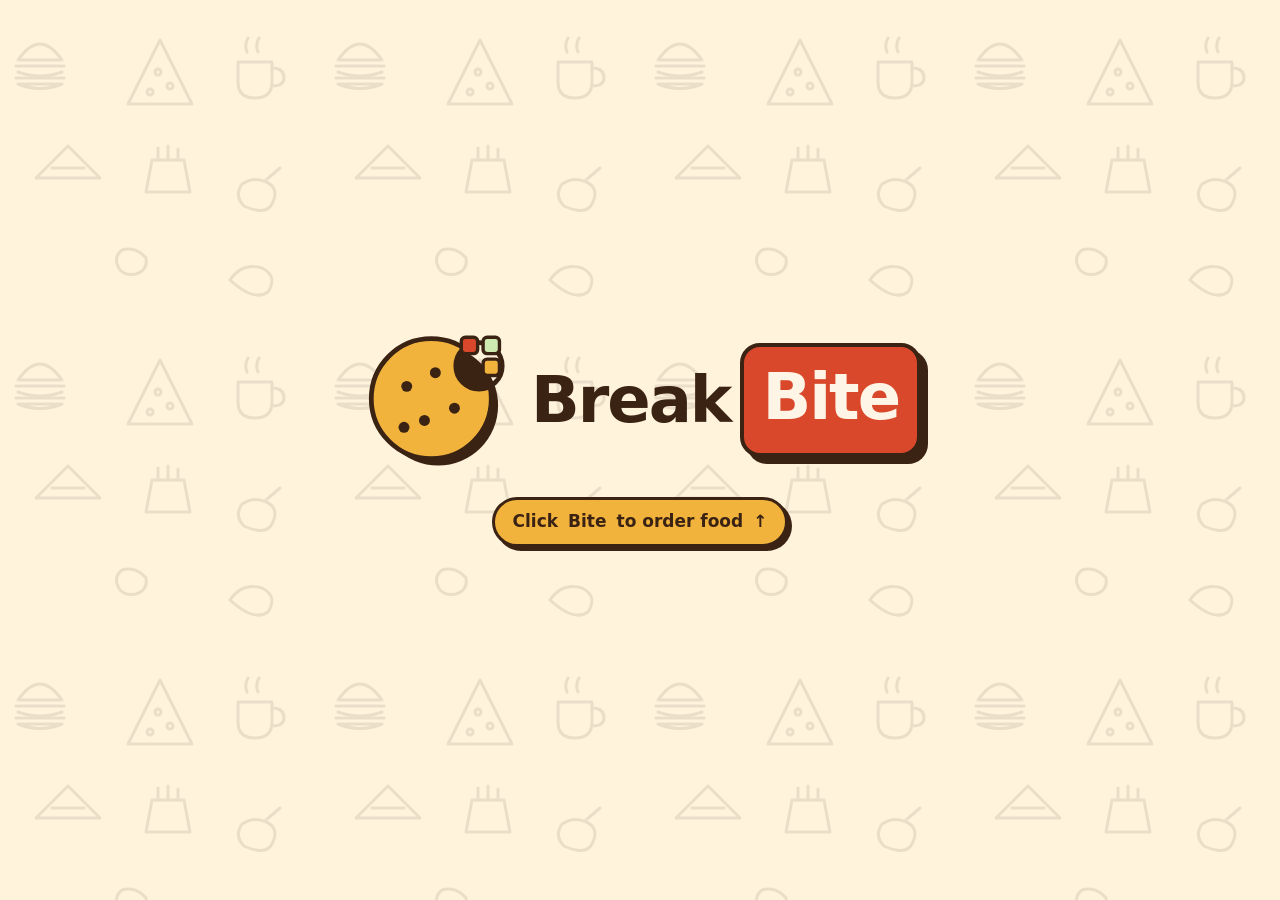
<file: index.html>
<!DOCTYPE html>
<html lang="en">
<head>
  <meta charset="UTF-8">
  <meta name="viewport" content="width=device-width, initial-scale=1">
  <title>BreakBite</title>
  <link rel="stylesheet" href="style.css">
  <link rel="stylesheet" href="logo.css">
  <style>
    .splash-main {
      min-height: 100vh;
      display: flex;
      align-items: center;
      justify-content: center;
      padding: 24px;
    }
  </style>
</head>
<body>

<main class="splash-main">
  <div class="bb-logo-wrap">
    <div class="bb-logo">
      <svg class="bb-cookie" id="bbCookie" viewBox="0 0 220 220" aria-hidden="true">
        <defs>
          <mask id="bbBiteMask">
            <rect width="220" height="220" fill="#fff"/>
            <circle class="bb-bite-cut" cx="176" cy="60" r="34" fill="#000"/>
          </mask>
        </defs>
        <circle cx="116" cy="118" r="88" fill="#3b2314"/>
        <g mask="url(#bbBiteMask)">
          <circle cx="106" cy="108" r="88" fill="#f2b33d" stroke="#3b2314" stroke-width="7"/>
          <circle cx="70" cy="90" r="8" fill="#3b2314"/>
          <circle cx="112" cy="70" r="8" fill="#3b2314"/>
          <circle cx="96" cy="140" r="8" fill="#3b2314"/>
          <circle cx="140" cy="122" r="8" fill="#3b2314"/>
          <circle cx="66" cy="150" r="8" fill="#3b2314"/>
        </g>
        <circle class="bb-bite-cut" cx="176" cy="60" r="34" fill="none" stroke="#3b2314" stroke-width="7"/>
        <g class="bb-crumbs">
          <rect x="150" y="18" width="24" height="24" rx="6" fill="#d9482b" stroke="#3b2314" stroke-width="5"/>
          <rect x="182" y="18" width="24" height="24" rx="6" fill="#cfeab0" stroke="#3b2314" stroke-width="5"/>
          <rect x="182" y="50" width="24" height="24" rx="6" fill="#f2b33d" stroke="#3b2314" stroke-width="5"/>
        </g>
      </svg>
      <div class="bb-word">
        <span class="bb-break">Break</span>
        <button class="bb-bite" id="bbBite" type="button" aria-label="Bite: enter the site">Bite</button>
      </div>
    </div>
    <div class="bb-hint" id="bbHint">Click <b>Bite</b> to order food <span class="bb-arrow">&uarr;</span></div>
  </div>
</main>

<script>
  document.getElementById('bbBite').addEventListener('click', function () {
    window.location.href = 'home.html';
  });
</script>
</body>
</html>
</file>
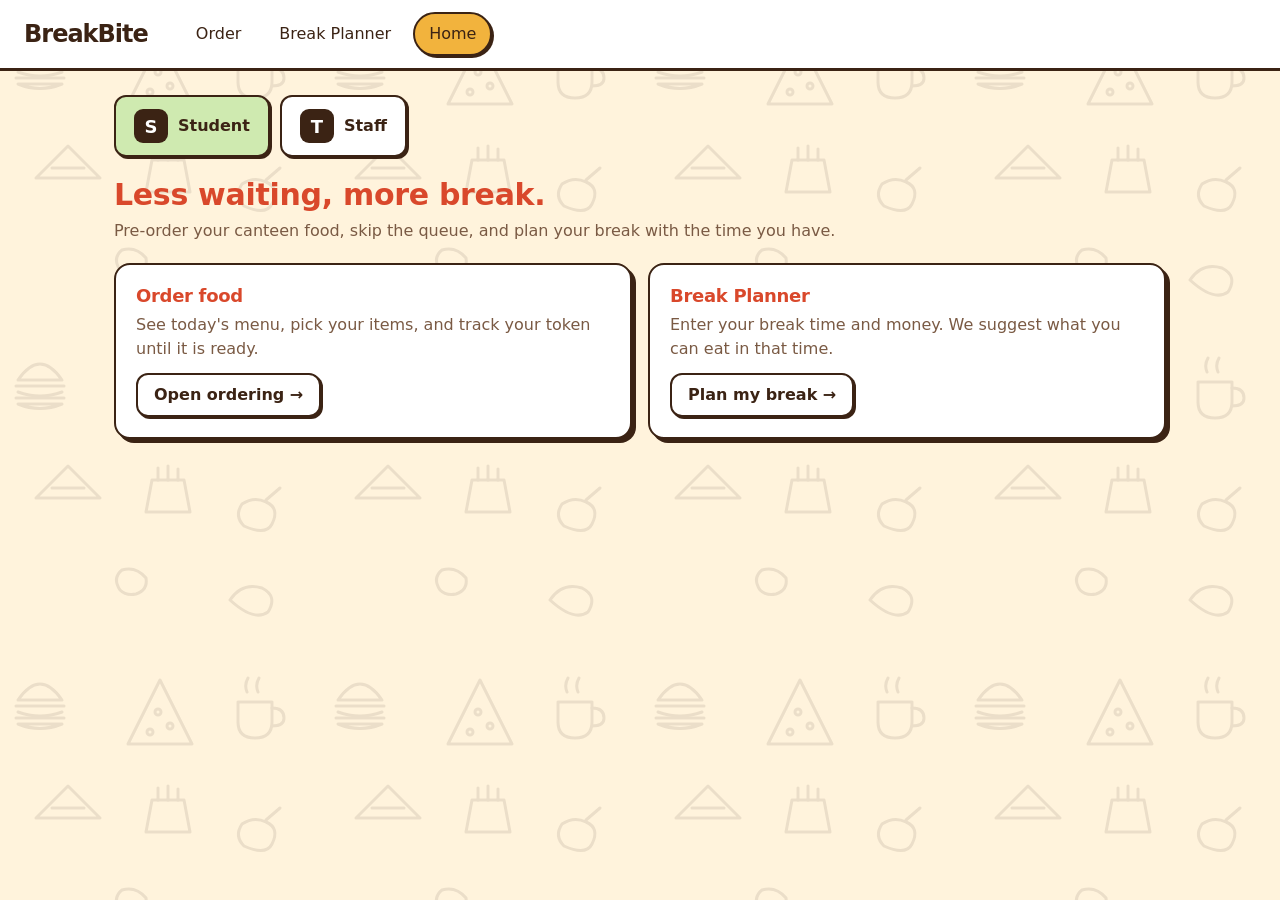
<file: home.html>
<!DOCTYPE html>
<html lang="en">
<head>
  <meta charset="UTF-8">
  <meta name="viewport" content="width=device-width, initial-scale=1">
  <title>BreakBite</title>
  <link rel="stylesheet" href="style.css">
  <style>
    .role-switch { display: flex; gap: 10px; flex-wrap: wrap; margin-bottom: 20px; }
    .role-btn {
      display: flex; align-items: center; gap: 10px;
      background: var(--card); color: var(--ink);
      border: 2px solid var(--ink); border-radius: 12px;
      padding: 12px 18px; box-shadow: var(--shadow-small);
      font-weight: 800; font-size: 16px; cursor: pointer; text-decoration: none;
    }
    .role-btn .ico {
      display: inline-grid; place-items: center;
      width: 34px; height: 34px; border-radius: 9px;
      background: var(--ink); color: var(--card); font-size: 18px;
    }
    .role-btn.on { background: var(--t-mint); }
    .role-btn:hover { background: var(--accent); color: #fff; }
    .role-btn:hover .ico { background: #fff; color: var(--ink); }

    /* Card: click the card to lift its text up (click again to bring it back).
       The Open button is always shown; it turns red on hover/press. */
    /* Same look as the real card style in style.css (a.card), since these are now <div>s */
    .home-card { color: var(--ink); transition: transform .15s, box-shadow .15s; }
    .home-card:hover { transform: translate(-2px, -2px); box-shadow: 6px 6px 0 var(--accent); }
    .home-card h2 { color: var(--accent); margin-bottom: 6px; }
    .home-card p { margin: 0; color: var(--ink-soft); }
    .home-card { cursor: pointer; display: flex; flex-direction: column; gap: 12px; }
    .home-card .card-text { transition: transform .3s ease; }
    .home-card.lifted .card-text { transform: translateY(-14px); }
    .home-card .open-opt {
      align-self: flex-start;
      background: var(--card); color: var(--ink);
      border: 2px solid var(--ink); border-radius: 12px;
      padding: 8px 16px; box-shadow: var(--shadow-small);
      font-weight: 800; text-decoration: none; cursor: pointer;
    }
    .home-card .open-opt:hover,
    .home-card .open-opt:active { background: var(--accent); color: #fff; }
  </style>
</head>
<body>

<header class="top">
  <div class="brand">BreakBite</div>
  <nav class="tabs" aria-label="Main sections">
    <a class="tab" href="student.html">Order</a>
    <a class="tab" href="planner.html">Break Planner</a>
    <a class="tab active" href="home.html">Home</a>
  </nav>
</header>

<main class="wide">
  <div class="role-switch">
    <a class="role-btn on" href="home.html">
      <span class="ico">S</span> Student
    </a>
    <a class="role-btn" href="staff.html">
      <span class="ico">T</span> Staff
    </a>
  </div>

  <section class="hero">
    <h1>Less waiting, more break.</h1>
    <p>Pre-order your canteen food, skip the queue, and plan your break with the time you have.</p>
  </section>

  <div class="grid">
    <div class="card home-card" data-card>
      <div class="card-text">
        <h2>Order food</h2>
        <p>See today's menu, pick your items, and track your token until it is ready.</p>
      </div>
      <a class="open-opt" href="student.html">Open ordering &rarr;</a>
    </div>
    <div class="card home-card" data-card>
      <div class="card-text">
        <h2>Break Planner</h2>
        <p>Enter your break time and money. We suggest what you can eat in that time.</p>
      </div>
      <a class="open-opt" href="planner.html">Plan my break &rarr;</a>
    </div>
  </div>
</main>

<script>
  document.querySelectorAll("[data-card]").forEach(function (card) {
    card.addEventListener("click", function (e) {
      if (e.target.closest(".open-opt")) return;   // the button navigates
      card.classList.toggle("lifted");              // click the section: text animates up/down
    });
  });
</script>

</body>
</html>
</file>
<file: style.css>
/* =========================================================
   BreakBite shared stylesheet: "Spice Kitchen" theme
   Change only the colours in :root to re-theme the whole site.
   Food doodles and animations are included; no HTML change needed.
   ========================================================= */
 
:root {
  /* ---- Main colours ---- */
  --bg: #fff3dc;          /* page background: warm cream */
  --ink: #3b2314;         /* text and borders: cocoa brown */
  --accent: #d9482b;      /* hover, highlight: chilli red */
  --card: #ffffff;        /* cards and header */
  --danger: #b02a1a;      /* clear / remove buttons */
  --leaf: #4c8c4a;        /* fresh green */
  --turmeric: #f2b33d;    /* warm yellow highlight */
 
  /* ---- Ticket and status colours ---- */
  --t-yellow: #ffe08a;    /* Received */
  --t-blue: #ffd0a8;      /* Preparing (peach) */
  --t-mint: #cfeab0;      /* Ready (fresh leaf) */
 
  /* ---- Soft tints ---- */
  --bg-soft: #fff8ec;
  --ink-soft: #7a5a44;
  --line: #f0d7b8;
  --column: rgba(255, 255, 255, .6);
 
  /* ---- Shape and shadow ---- */
  --radius: 16px;
  --shadow: 4px 4px 0 var(--ink);
  --shadow-small: 2px 2px 0 var(--ink);
 
  padding-top: env(safe-area-inset-top, 0px);
  padding-bottom: env(safe-area-inset-bottom, 0px);
}
 
* { box-sizing: border-box; }
 
/* Cream background with a faint food doodle pattern (burger, pizza, tea, samosa, fries, drumstick) */
body {
  margin: 0;
  background-color: var(--bg);
  background-image: url("data:image/svg+xml;utf8,<svg xmlns='http://www.w3.org/2000/svg' width='320' height='320' viewBox='0 0 320 320'><g fill='none' stroke='%233b2314' stroke-width='3' stroke-linecap='round' stroke-linejoin='round' opacity='0.10'><path d='M18 60 Q40 28 62 60 Z'/><path d='M16 66 H64'/><path d='M18 72 Q40 80 62 72'/><path d='M16 78 H64'/><path d='M18 84 Q40 93 62 84 Z'/><path d='M160 40 L192 104 L128 104 Z'/><circle cx='158' cy='72' r='3'/><circle cx='170' cy='86' r='3'/><circle cx='150' cy='92' r='3'/><path d='M238 62 H272 V82 Q272 98 255 98 Q238 98 238 82 Z'/><path d='M272 68 Q284 68 284 78 Q284 86 272 86'/><path d='M247 52 Q244 45 248 38'/><path d='M258 52 Q255 45 259 38'/><path d='M36 178 L68 146 L100 178 Z'/><path d='M52 168 L84 168'/><path d='M146 192 L152 160 H184 L190 192 Z'/><path d='M158 160 V148'/><path d='M168 160 V146'/><path d='M178 160 V149'/><path d='M244 206 Q234 196 242 184 Q254 176 266 182 Q280 188 272 204 Q266 216 244 206 Z'/><path d='M266 180 L280 168'/><path d='M120 270 Q112 258 122 250 Q136 246 146 258 Q148 270 136 274 Q126 276 120 270 Z'/><path d='M230 280 Q242 262 262 268 Q278 276 268 292 Q254 302 230 280 Z'/></g></svg>");
  background-size: 320px 320px;
  color: var(--ink);
  font-family: "Trebuchet MS", "Segoe UI", system-ui, sans-serif;
  line-height: 1.5;
  overflow-x: hidden;
  animation: fadeIn .6s ease both;
}
 
h1, h2, h3 { margin: 0; line-height: 1.2; letter-spacing: -.3px; }
.muted { color: var(--ink-soft); }
.hidden { display: none !important; }
 
/* ---------- Buttons ---------- */
button {
  font: inherit;
  border: 2px solid var(--ink);
  border-radius: 12px;
  padding: 9px 16px;
  background: var(--accent);
  color: #ffffff;
  font-weight: 700;
  cursor: pointer;
  box-shadow: var(--shadow-small);
  transition: transform .15s, box-shadow .15s, background .15s, color .15s;
  white-space: nowrap;
}
button:hover {
  background: var(--ink);
  color: #ffffff;
  transform: translate(-2px, -2px);
  box-shadow: 4px 4px 0 var(--accent);
  animation: wiggle .5s ease;
}
button:active { transform: translate(2px, 2px); box-shadow: none; }
button:disabled {
  opacity: .5;
  cursor: not-allowed;
  transform: none;
  box-shadow: var(--shadow-small);
  background: var(--ink-soft);
  animation: none;
}
button.ghost { background: var(--card); color: var(--ink); }
button.ghost:hover { background: var(--bg-soft); color: var(--ink); box-shadow: 4px 4px 0 var(--turmeric); }
button.small { padding: 5px 11px; font-size: 14px; }
button.danger { background: var(--card); color: var(--danger); border-color: var(--danger); }
button.danger:hover { background: var(--danger); color: #ffffff; box-shadow: 4px 4px 0 var(--ink); }
button:focus-visible, input:focus-visible, select:focus-visible, a:focus-visible {
  outline: 3px solid var(--turmeric);
  outline-offset: 2px;
}
 
/* Spinner: shown on any button that has the class "loading" */
button.loading { pointer-events: none; }
button.loading::after {
  content: "";
  display: inline-block;
  width: 14px; height: 14px;
  margin-left: 8px;
  vertical-align: -2px;
  border: 3px solid #ffffff;
  border-right-color: transparent;
  border-radius: 50%;
  animation: spin .7s linear infinite;
}
 
/* ---------- Inputs ---------- */
input, select {
  font: inherit;
  padding: 9px 12px;
  border: 2px solid var(--ink);
  border-radius: 12px;
  background: var(--card);
  color: var(--ink);
  max-width: 100%;
}
label { display: block; font-weight: 700; font-size: 14px; }
label.field { margin-bottom: 12px; }
label input, label.field input { display: block; width: 100%; margin-top: 4px; }
 
/* ---------- Header and tabs ---------- */
header.top {
  background: var(--card);
  border-bottom: 3px solid var(--ink);
  padding: 12px 24px;
  display: flex;
  align-items: center;
  gap: 16px;
  flex-wrap: wrap;
  position: sticky;
  top: 0;
  z-index: 5;
}
.brand { font-size: 24px; font-weight: 900; letter-spacing: -1px; color: var(--ink); }
.logo {
  display: inline-grid; place-items: center;
  width: 32px; height: 32px; margin-right: 8px; vertical-align: -7px;
  border-radius: 9px;
  background: var(--accent); color: var(--card);
  font-size: 19px; font-weight: 900; letter-spacing: 0;
  box-shadow: var(--shadow-small);
}
.tabs { display: flex; gap: 6px; flex-wrap: wrap; margin-left: 16px; }
.tab {
  background: transparent;
  color: var(--ink);
  border: 2px solid transparent;
  box-shadow: none;
  text-decoration: none;
  padding: 8px 14px;
  border-radius: 999px;
}
.tab:hover { background: var(--bg-soft); color: var(--accent); transform: none; box-shadow: none; animation: none; }
.tab.active {
  background: var(--turmeric);
  border-color: var(--ink);
  box-shadow: var(--shadow-small);
  color: var(--ink);
}
header.top .right { margin-left: auto; }
 
/* ---------- Layout ---------- */
main { max-width: 760px; margin: 0 auto; padding: 24px; }
main.wide { max-width: 1100px; }
main.narrow { max-width: 760px; margin: 0 auto; padding: 24px; }
.panel { display: none; }
.panel.active { display: block; animation: reveal .45s ease both; }
.view { display: none; }
.view.active { display: block; animation: reveal .45s ease both; }
 
/* ---------- Cards ---------- */
.card {
  background: var(--card);
  border: 2px solid var(--ink);
  border-radius: var(--radius);
  box-shadow: var(--shadow);
  padding: 20px;
  margin-bottom: 20px;
}
.card h2, .card h3 { font-size: 18px; margin-bottom: 12px; }
a.card { color: var(--ink); display: block; text-decoration: none; transition: transform .15s, box-shadow .15s; }
a.card:hover { transform: translate(-2px, -2px); box-shadow: 6px 6px 0 var(--accent); }
a.card h2 { color: var(--accent); margin-bottom: 6px; }
a.card p { margin: 0; color: var(--ink-soft); }
a.card .go { display: inline-block; margin-top: 12px; font-weight: 800; color: var(--ink); }
.grid { display: grid; grid-template-columns: repeat(2, 1fr); gap: 16px; }
.soon {
  margin-top: 16px;
  background: var(--turmeric);
  border: 2px dashed var(--ink);
  border-radius: var(--radius);
  padding: 18px 22px;
  color: var(--ink);
  font-weight: 600;
}
 
/* ---------- Hero (top banner) ---------- */
.hero { margin-bottom: 20px; }
.hero h1 { font-size: 30px; margin-bottom: 6px; color: var(--accent); }
.hero p { margin: 0; color: var(--ink-soft); }
 
/* ---------- Rush radar ---------- */
.rush { display: flex; justify-content: space-between; align-items: center; gap: 12px; }
.rush b { font-weight: 800; }
.rush .num, .rush #rush-num { font-size: 38px; font-weight: 900; color: var(--accent); }
 
/* ---------- Menu items: lift slightly on hover ---------- */
.item {
  display: flex; justify-content: space-between; align-items: center; gap: 12px;
  padding: 12px 10px;
  margin: 0 -10px;
  border-bottom: 2px dashed var(--line);
  border-radius: 12px;
  transition: transform .2s ease, background .2s ease, box-shadow .2s ease;
}
.item:last-child { border-bottom: 0; }
.item:hover {
  transform: translate(-2px, -2px);
  background: var(--bg-soft);
  box-shadow: 3px 3px 0 var(--turmeric);
}
.item > div:first-child { min-width: 0; flex: 1; }
.name { font-weight: 700; font-size: 16px; overflow-wrap: anywhere; }
.item .meta { color: var(--ink-soft); font-size: 14px; }
.badge {
  display: inline-block;
  padding: 2px 10px;
  border: 2px solid var(--ink);
  border-radius: 999px;
  font-size: 13px;
  font-weight: 700;
  background: var(--turmeric);
  color: var(--ink);
  white-space: nowrap;
}
.badge.green { background: var(--t-mint); }
.badge.off { background: var(--bg-soft); color: var(--ink-soft); }
.stepper { display: flex; align-items: center; gap: 10px; flex-shrink: 0; }
.stepper span {
  min-width: 24px; text-align: center; font-weight: 800;
  transition: transform .2s ease;
}
.price { font-weight: 900; white-space: nowrap; color: var(--accent); }
.off-text { color: var(--ink-soft); }
.empty { color: var(--ink-soft); padding: 8px 0; }
 
/* ---------- List rows (Running discounts, Done orders) ---------- */
.list-row {
  display: flex; justify-content: space-between; align-items: center;
  gap: 12px; flex-wrap: wrap;
  padding: 10px 0;
  border-bottom: 2px dashed var(--line);
}
.list-row:last-child { border-bottom: 0; }
.list-row > span { min-width: 0; overflow-wrap: anywhere; flex: 1 1 200px; }
.list-row button { flex-shrink: 0; }
 
/* ---------- Form row (inputs and button in one row) ---------- */
.form-row { display: flex; gap: 10px; flex-wrap: wrap; align-items: center; }
.form-row input, .form-row select { flex: 1 1 160px; min-width: 0; }
.form-row button { flex-shrink: 0; }
 
/* ---------- Cart bar (student): slides up when the page opens ---------- */
.cart {
  position: sticky; bottom: 12px;
  background: var(--ink); color: var(--card);
  border-radius: var(--radius);
  padding: 14px 18px;
  margin-bottom: 20px;
  display: flex; justify-content: space-between; align-items: center; gap: 12px;
  box-shadow: 4px 4px 0 var(--accent);
  animation: slideUp .6s cubic-bezier(.2, .9, .3, 1.2) both;
}
.cart button { background: var(--turmeric); color: var(--ink); border-color: var(--turmeric); }
.cart button:hover { background: var(--accent); color: #ffffff; border-color: var(--accent); }
 
/* ---------- Token tracking (student) ---------- */
.ticket-big { text-align: center; padding: 8px 0; }
.ticket-big small { color: var(--ink-soft); font-size: 14px; }
.ticket-big .tok {
  font-size: 56px; font-weight: 900; line-height: 1.1;
  color: var(--accent);
  display: inline-block;
}
/* Token pulses while the order is Ready (the third step is the current one) */
.card:has(.step:nth-child(3).now) .tok { animation: pulse 1.1s ease-in-out infinite; }
 
.steps { display: grid; grid-template-columns: repeat(3, 1fr); gap: 8px; margin: 16px 0; }
.step {
  text-align: center; padding: 12px 6px; border-radius: 12px;
  border: 2px solid var(--ink);
  background: var(--card); color: var(--ink-soft);
  font-weight: 700; font-size: 14px;
  transition: background .4s ease, color .4s ease;
}
.step span { display: block; font-size: 20px; font-weight: 900; }
.step.done { background: var(--t-mint); color: var(--ink); }
/* The current step glows softly */
.step.now {
  background: var(--accent); color: #ffffff;
  box-shadow: var(--shadow-small);
  animation: glow 1.4s ease-in-out infinite;
}
.track-msg { text-align: center; font-weight: 700; margin-bottom: 12px; }
 
/* Token card fades in when it appears */
#track-card:not([hidden]) { animation: reveal .5s ease both; }
 
/* ---------- Forms and planner ---------- */
.form-grid { display: grid; grid-template-columns: 1fr 1fr; gap: 12px; }
.summary {
  display: flex; justify-content: space-between; gap: 12px; flex-wrap: wrap;
  background: var(--t-yellow);
  border: 2px solid var(--ink);
  border-radius: 12px;
  padding: 12px 16px;
  margin-bottom: 12px;
}
.summary b { font-size: 18px; }
.error { color: var(--danger); margin: 8px 0 0; min-height: 22px; font-weight: 700; }
 
/* ---------- Staff: stats ---------- */
.stats { display: grid; grid-template-columns: repeat(3, 1fr); gap: 14px; margin-bottom: 14px; }
.stat {
  background: var(--card);
  border: 2px solid var(--ink);
  border-radius: var(--radius);
  box-shadow: var(--shadow);
  padding: 16px;
}
.stat .muted { font-size: 15px; }
.stat .num { font-size: 34px; font-weight: 900; color: var(--ink); }
.stat.hot .num { color: var(--accent); }
.staff-actions { display: flex; gap: 10px; flex-wrap: wrap; margin-bottom: 16px; }
 
/* ---------- Staff: order board ---------- */
.board { display: grid; grid-template-columns: repeat(3, 1fr); gap: 16px; align-items: start; margin-bottom: 20px; }
.col {
  background: var(--column);
  border: 2px dashed var(--ink);
  border-radius: var(--radius);
  padding: 12px;
  min-height: 150px;
}
.col h3 { font-size: 16px; margin-bottom: 10px; display: flex; justify-content: space-between; align-items: center; }
.count {
  background: var(--accent); color: var(--card);
  border-radius: 999px; padding: 0 10px; font-size: 14px; font-weight: 700;
}
 
.ticket {
  background: var(--card);
  border: 2px solid var(--ink);
  border-radius: 12px;
  margin-bottom: 10px;
  display: flex;
  overflow: hidden;
  box-shadow: var(--shadow-small);
}
.stub {
  width: 78px; flex-shrink: 0;
  display: flex; flex-direction: column;
  align-items: center; justify-content: center;
  padding: 10px 4px;
  border-right: 2px dashed var(--ink);
}
.stub small { font-size: 12px; color: var(--ink-soft); }
.stub b { font-size: 26px; font-weight: 900; color: var(--ink); }
 
/* Status colours: Received = turmeric, Preparing = peach, Ready = fresh leaf */
.ticket.Received .stub, .ticket.Pending .stub, .ticket.t-r .stub { background: var(--t-yellow); }
.ticket.Preparing .stub, .ticket.t-p .stub { background: var(--t-blue); }
.ticket.Ready .stub, .ticket.t-d .stub { background: var(--t-mint); }
 
.tb, .ticket .body { padding: 10px 12px; flex: 1; min-width: 0; }
.tb .it, .ticket .items { font-weight: 700; word-break: break-word; }
.tb .mt, .ticket .meta { font-size: 13px; color: var(--ink-soft); margin: 4px 0 8px; }
.ticket button { margin-top: 2px; }
 
/* ---------- Staff: menu table ---------- */
.table-wrap { overflow-x: auto; }
table { width: 100%; border-collapse: collapse; }
th, td { text-align: left; padding: 10px 8px; border-bottom: 2px dashed var(--line); vertical-align: middle; }
th { font-size: 14px; color: var(--ink-soft); font-weight: 700; }
td.actions { display: flex; flex-wrap: wrap; gap: 6px; }
 
/* ---------- Login (staff) ---------- */
#login-screen { min-height: 100vh; display: grid; grid-template-columns: 1fr 1fr; }
.login-brand {
  background: var(--accent);
  color: var(--card);
  padding: 48px;
  display: flex; flex-direction: column; justify-content: center; gap: 16px;
  border-right: 3px solid var(--ink);
}
.login-brand .logo {
  display: inline-block;
  width: auto; height: auto;
  padding: 10px 20px;
  font-size: 48px; font-weight: 900; line-height: 1.1; letter-spacing: -1px;
  background: var(--turmeric);
  color: var(--ink);
  border-radius: 14px;
  box-shadow: 4px 4px 0 var(--ink);
  margin: 0;
}
.login-brand p { margin: 0; font-size: 18px; max-width: 32ch; color: var(--card); }
.login-form { display: flex; align-items: center; justify-content: center; padding: 32px; background: var(--bg); }
.login-form form { width: 100%; max-width: 340px; }
.login-form h2 { font-size: 26px; margin-bottom: 4px; color: var(--accent); }
.login-form .msg { min-height: 24px; color: var(--danger); margin: 8px 0; font-weight: 700; }
.login-form button { width: 100%; padding: 12px; }
 
/* ---------- Toast ---------- */
#toast {
  position: fixed; bottom: 80px; left: 50%; transform: translateX(-50%);
  background: var(--ink); color: var(--card);
  padding: 10px 18px; border: 2px solid var(--ink);
  border-radius: 12px; z-index: 10; font-weight: 700;
  max-width: calc(100vw - 32px); text-align: center;
  animation: reveal .3s ease both;
}
 
/* ---------- Keyframes ---------- */
@keyframes wiggle {
  0%, 100% { transform: translate(-2px, -2px) rotate(0); }
  25% { transform: translate(-2px, -2px) rotate(-2deg); }
  75% { transform: translate(-2px, -2px) rotate(2deg); }
}
@keyframes pulse {
  0%, 100% { transform: scale(1); }
  50% { transform: scale(1.12); }
}
@keyframes glow {
  0%, 100% { box-shadow: 0 0 0 0 rgba(217, 72, 43, .45); }
  50% { box-shadow: 0 0 0 7px rgba(217, 72, 43, 0); }
}
@keyframes spin { to { transform: rotate(360deg); } }
@keyframes reveal {
  from { opacity: 0; transform: translateY(12px); }
  to { opacity: 1; transform: none; }
}
@keyframes slideUp {
  from { opacity: 0; transform: translateY(140%); }
  to { opacity: 1; transform: translateY(0); }
}
@keyframes fadeIn { from { opacity: 0; } to { opacity: 1; } }
 
/* ---------- Cancel timer (student) ---------- */
.cancel-box {
  border: 2px dashed var(--ink);
  border-radius: 12px;
  padding: 12px;
  margin-top: 16px;
  text-align: center;
  background: var(--bg-soft);
}
.cancel-timer {
  font-size: 32px;
  font-weight: 900;
  font-variant-numeric: tabular-nums;
  color: var(--accent);
}
.cancel-bar {
  height: 10px;
  border: 2px solid var(--ink);
  border-radius: 999px;
  background: var(--card);
  overflow: hidden;
  margin: 8px 0;
}
.cancel-bar > i {
  display: block;
  height: 100%;
  width: 100%;
  background: var(--leaf);
  transition: width 1s linear;
}
.cancel-note { font-size: 13px; color: var(--ink-soft); margin: 6px 0 0; }
.cancel-btn { background: var(--card); color: var(--danger); border-color: var(--danger); }
.cancel-btn:hover { background: var(--danger); color: #ffffff; }
 
/* ---------- Cancelled ticket and tag (staff) ---------- */
.ticket.Cancelled { opacity: .55; }
.ticket.Cancelled .stub { background: #eee; }
.tag {
  display: inline-block;
  font-size: 12px;
  font-weight: 800;
  padding: 1px 8px;
  border: 2px solid var(--ink);
  border-radius: 999px;
  background: var(--turmeric);
}
.tag.red { background: #f7d4cc; color: var(--danger); border-color: var(--danger); }
 
/* ---------- Responsive (phones) ---------- */
@media (max-width: 700px) {
  main, main.narrow { padding: 16px; }
  header.top { padding: 12px 16px; gap: 10px; }
  .tabs {
    margin-left: 0; width: 100%;
    flex-wrap: nowrap; overflow-x: auto;
    -webkit-overflow-scrolling: touch;
    padding-bottom: 4px;
  }
  .tab { flex-shrink: 0; white-space: nowrap; }
 
  .form-grid, .stats, .board, .grid { grid-template-columns: 1fr; }
  .hero h1 { font-size: 24px; }
  .steps { gap: 6px; }
 
  .item { flex-wrap: wrap; }
  .item > div:first-child { flex: 1 1 60%; }
  .stepper { margin-left: auto; }
 
  .stub { width: 66px; }
  .stub b { font-size: 22px; }
  .tb, .ticket .body { padding: 10px; }
 
  .list-row { flex-direction: column; align-items: flex-start; }
  .list-row button { width: auto; }
 
  .form-row input, .form-row select, .form-row button { flex: 1 1 100%; width: 100%; }
 
  .table-wrap { overflow-x: visible; }
  table, thead, tbody, th, td, tr { display: block; width: 100%; }
  thead { display: none; }
  tr {
    border: 2px solid var(--ink);
    border-radius: 12px;
    padding: 10px;
    margin-bottom: 12px;
    background: var(--card);
    box-shadow: var(--shadow-small);
  }
  td { border: none; padding: 4px 0; }
  td.actions { margin-top: 6px; }
 
  #login-screen { grid-template-columns: 1fr; }
  .login-brand { padding: 32px 24px; }
}
 
/* Users who prefer less motion get no animation */
@media (prefers-reduced-motion: reduce) {
  *, *::before, *::after { animation: none !important; transition: none !important; }
}
 
/* =========================================================
   PROMO CODE feature (student promo box + staff promo manager)
   Everything below is new. Nothing above this line was changed.
   ========================================================= */
 
/* ---------- Tap-to-try chips (student) ---------- */
.promo-chips { display: flex; gap: 8px; flex-wrap: wrap; align-items: center; margin-top: 10px; }
.promo-chips .muted { font-size: 13px; }
.promo-chips .chip { border-style: dashed; }
 
/* ---------- Coupon ticket (student) ---------- */
.coupon {
  position: relative;
  display: flex; align-items: center; justify-content: space-between; gap: 14px; flex-wrap: wrap;
  background: var(--t-mint);
  border: 3px solid var(--ink);
  border-radius: var(--radius);
  box-shadow: var(--shadow);
  padding: 16px 20px;
  margin-bottom: 14px;
  overflow: hidden;
  animation: ticketIn .75s cubic-bezier(.2, .9, .3, 1.2) both;
}
/* the two ticket notches */
.coupon::before, .coupon::after {
  content: ""; position: absolute; top: 50%;
  width: 26px; height: 26px;
  background: var(--bg);
  border: 3px solid var(--ink); border-radius: 50%;
  transform: translateY(-50%);
}
.coupon::before { left: -15px; }
.coupon::after { right: -15px; }
.coupon .code { font-size: 26px; font-weight: 900; letter-spacing: 2px; color: var(--ink); }
.coupon .pct { font-size: 34px; font-weight: 900; color: var(--accent); line-height: 1; }
.coupon .lbl { font-size: 12px; font-weight: 800; color: var(--ink); text-transform: uppercase; letter-spacing: 1px; }
 
/* shiny sweep across the ticket */
.coupon .shine {
  position: absolute; inset: 0; pointer-events: none;
  background: linear-gradient(110deg, transparent 30%, rgba(255, 255, 255, .75) 50%, transparent 70%);
  transform: translateX(-130%);
  animation: shine 2.6s ease-in-out .8s infinite;
}
 
/* "Applied" stamp */
.stamp {
  display: inline-block; transform: rotate(-6deg);
  border: 3px solid var(--accent); color: var(--accent);
  border-radius: 10px; padding: 4px 12px;
  font-weight: 900; text-transform: uppercase; letter-spacing: 1px;
  background: var(--card); box-shadow: var(--shadow-small);
  animation: stampPop .45s cubic-bezier(.2, .9, .3, 1.3) both;
}
 
/* ---------- Totals box (student) ---------- */
.totals {
  border: 2px dashed var(--ink); border-radius: 12px;
  padding: 12px 14px; background: var(--bg-soft); margin-top: 12px;
}
.totals .row { display: flex; justify-content: space-between; gap: 10px; padding: 3px 0; }
.totals .row.promo { color: var(--leaf); font-weight: 800; }
.totals .row.grand { font-size: 20px; font-weight: 900; border-top: 2px solid var(--ink); margin-top: 6px; padding-top: 8px; }
.strike { text-decoration: line-through; opacity: .55; }
 
/* number "jump" when a value changes */
.bump { display: inline-block; animation: bump .4s; }
 
/* wrong code: the input shakes */
.shake { animation: shake .45s; border-color: var(--danger) !important; }
 
/* ---------- Confetti and floating +1 ---------- */
.cf {
  position: fixed; width: 9px; height: 13px; border-radius: 2px;
  z-index: 50; pointer-events: none;
  animation: fall 1.4s cubic-bezier(.2, .7, .4, 1) forwards;
}
.cf.em { width: auto; height: auto; background: none !important; font-size: 22px; }
.flt {
  position: fixed; z-index: 50; pointer-events: none;
  font-weight: 900; color: var(--accent);
  transform: translateX(-50%);
  animation: floatUp .8s ease-out forwards;
}
 
/* quick screen shake when a code lands */
.slam { animation: slam .4s; }
 
/* ---------- Staff: promo list ---------- */
.tag.on { background: var(--t-mint); }
.tag.off { background: var(--bg-soft); color: var(--ink-soft); }
.promo-list .list-row { align-items: center; }
.list-row.fresh { animation: rowIn .7s ease both; }
.tag.pop { animation: bump .4s; }
 
/* ---------- Promo keyframes ---------- */
@keyframes ticketIn {
  0% { transform: translateX(120%) rotate(10deg); opacity: 0; }
  60% { transform: translateX(-10px) rotate(-1.5deg); opacity: 1; }
  100% { transform: none; }
}
@keyframes shine {
  0% { transform: translateX(-130%); }
  55%, 100% { transform: translateX(130%); }
}
@keyframes stampPop {
  from { transform: rotate(-6deg) scale(2); opacity: 0; }
  to { transform: rotate(-6deg) scale(1); opacity: 1; }
}
@keyframes shake {
  20% { transform: translateX(-8px); }
  40% { transform: translateX(8px); }
  60% { transform: translateX(-5px); }
  80% { transform: translateX(5px); }
}
@keyframes slam {
  20% { transform: translate(-4px, 3px); }
  40% { transform: translate(4px, -3px); }
  60% { transform: translate(-3px, 2px); }
  80% { transform: translate(2px, -1px); }
}
@keyframes bump {
  40% { transform: scale(1.4); color: var(--accent); }
}
@keyframes fall {
  0% { transform: translate(0, 0) rotate(0); opacity: 1; }
  55% { transform: translate(var(--dx), var(--dy)) rotate(var(--rot)); }
  100% { transform: translate(var(--dx), calc(var(--dy) + 260px)) rotate(var(--rot)); opacity: 0; }
}
@keyframes floatUp { to { transform: translate(-50%, -46px); opacity: 0; } }
@keyframes rowIn {
  0% { transform: translateX(-30px); opacity: 0; background: var(--turmeric); }
  100% { transform: none; opacity: 1; background: transparent; }
}
 
@media (max-width: 700px) {
  .coupon .code { font-size: 20px; }
}
</file>
<file: logo.css>
/* BreakBite animated logo */
.bb-logo-wrap{display:flex;flex-direction:column;align-items:center;text-align:center;margin:0 0 28px}
.bb-logo{display:flex;align-items:center;gap:clamp(10px,2.4vw,22px);flex-wrap:wrap;justify-content:center}

.bb-cookie{width:clamp(96px,14vw,150px);height:auto;overflow:visible;animation:bb-float 3.2s ease-in-out infinite;transform-origin:50% 60%}
.bb-cookie .bb-crumbs{transform-box:fill-box;transform-origin:center;animation:bb-twinkle 2.4s ease-in-out infinite}
.bb-cookie .bb-bite-cut{transform-box:fill-box;transform-origin:center;transition:transform .5s ease}
.bb-cookie.bb-chomp{animation:bb-chomp .7s cubic-bezier(.3,.7,.3,1) both}
.bb-cookie.bb-chomp .bb-bite-cut{transform:translate(10px,-6px) scale(1.25)}

.bb-word{display:flex;align-items:center;gap:10px;flex-wrap:wrap;justify-content:center}
.bb-break{font-size:clamp(38px,6vw,64px);font-weight:900;letter-spacing:-2px;color:var(--ink,#3b2314);animation:bb-slide .8s .1s cubic-bezier(.2,.9,.3,1.2) both}

.bb-bite{position:relative;font:inherit;font-size:clamp(38px,6vw,64px);font-weight:900;letter-spacing:-2px;color:#fff5e6;background:var(--accent,#d9482b);border:4px solid var(--ink,#3b2314);border-radius:20px;padding:2px 18px 8px;box-shadow:7px 7px 0 var(--ink,#3b2314);cursor:pointer;animation:bb-slide .8s .25s cubic-bezier(.2,.9,.3,1.2) both,bb-bob 2.6s 1.2s ease-in-out infinite;transition:transform .15s,box-shadow .15s,background .15s}
.bb-bite:hover{background:#c23b1f;transform:translate(-3px,-3px) rotate(-2deg);box-shadow:10px 10px 0 var(--ink,#3b2314);animation-play-state:paused}
.bb-bite:active{transform:translate(4px,4px);box-shadow:3px 3px 0 var(--ink,#3b2314)}
.bb-bite:focus-visible{outline:4px solid var(--gold,#f2b33d);outline-offset:6px}
.bb-bite.bb-pressed{animation:bb-squash .45s ease both}

.bb-hint{margin-top:22px;display:inline-flex;align-items:center;gap:10px;background:var(--gold,#f2b33d);border:3px solid var(--ink,#3b2314);border-radius:999px;padding:9px 18px;font-weight:800;font-size:clamp(14px,2vw,17px);color:var(--ink,#3b2314);box-shadow:4px 4px 0 var(--ink,#3b2314);animation:bb-hintPulse 1.8s ease-in-out infinite}
.bb-hint .bb-arrow{display:inline-block;animation:bb-up 1s ease-in-out infinite}
.bb-hint.bb-hide{opacity:0;transition:opacity .3s}

.bb-crumb{position:fixed;width:12px;height:12px;border-radius:50%;background:var(--gold,#f2b33d);border:2px solid var(--ink,#3b2314);pointer-events:none;animation:bb-fly .8s ease-out forwards;z-index:50}

@keyframes bb-float{0%,100%{transform:translateY(0) rotate(0)}50%{transform:translateY(-8px) rotate(3deg)}}
@keyframes bb-twinkle{0%,100%{transform:scale(1) rotate(0)}50%{transform:scale(1.15) rotate(8deg)}}
@keyframes bb-slide{from{opacity:0;transform:translateY(24px) scale(.9)}to{opacity:1;transform:none}}
@keyframes bb-bob{0%,100%{transform:translateY(0)}50%{transform:translateY(-6px)}}
@keyframes bb-chomp{0%{transform:scale(1) rotate(0)}30%{transform:scale(1.12,.9) rotate(-6deg)}60%{transform:scale(.96,1.04) rotate(3deg)}100%{transform:scale(1) rotate(0)}}
@keyframes bb-squash{0%{transform:scale(1)}35%{transform:scale(1.12,.86)}70%{transform:scale(.94,1.06)}100%{transform:scale(1)}}
@keyframes bb-hintPulse{0%,100%{box-shadow:4px 4px 0 var(--ink,#3b2314)}50%{box-shadow:6px 6px 0 var(--ink,#3b2314);transform:translateY(-2px)}}
@keyframes bb-up{0%,100%{transform:translateY(0)}50%{transform:translateY(-4px)}}
@keyframes bb-fly{0%{opacity:1;transform:translate(0,0) scale(1)}100%{opacity:0;transform:translate(var(--dx),var(--dy)) scale(.4) rotate(200deg)}}

@media (prefers-reduced-motion:reduce){.bb-logo-wrap *,.bb-crumb{animation:none!important;transition:none!important}}
</file>
